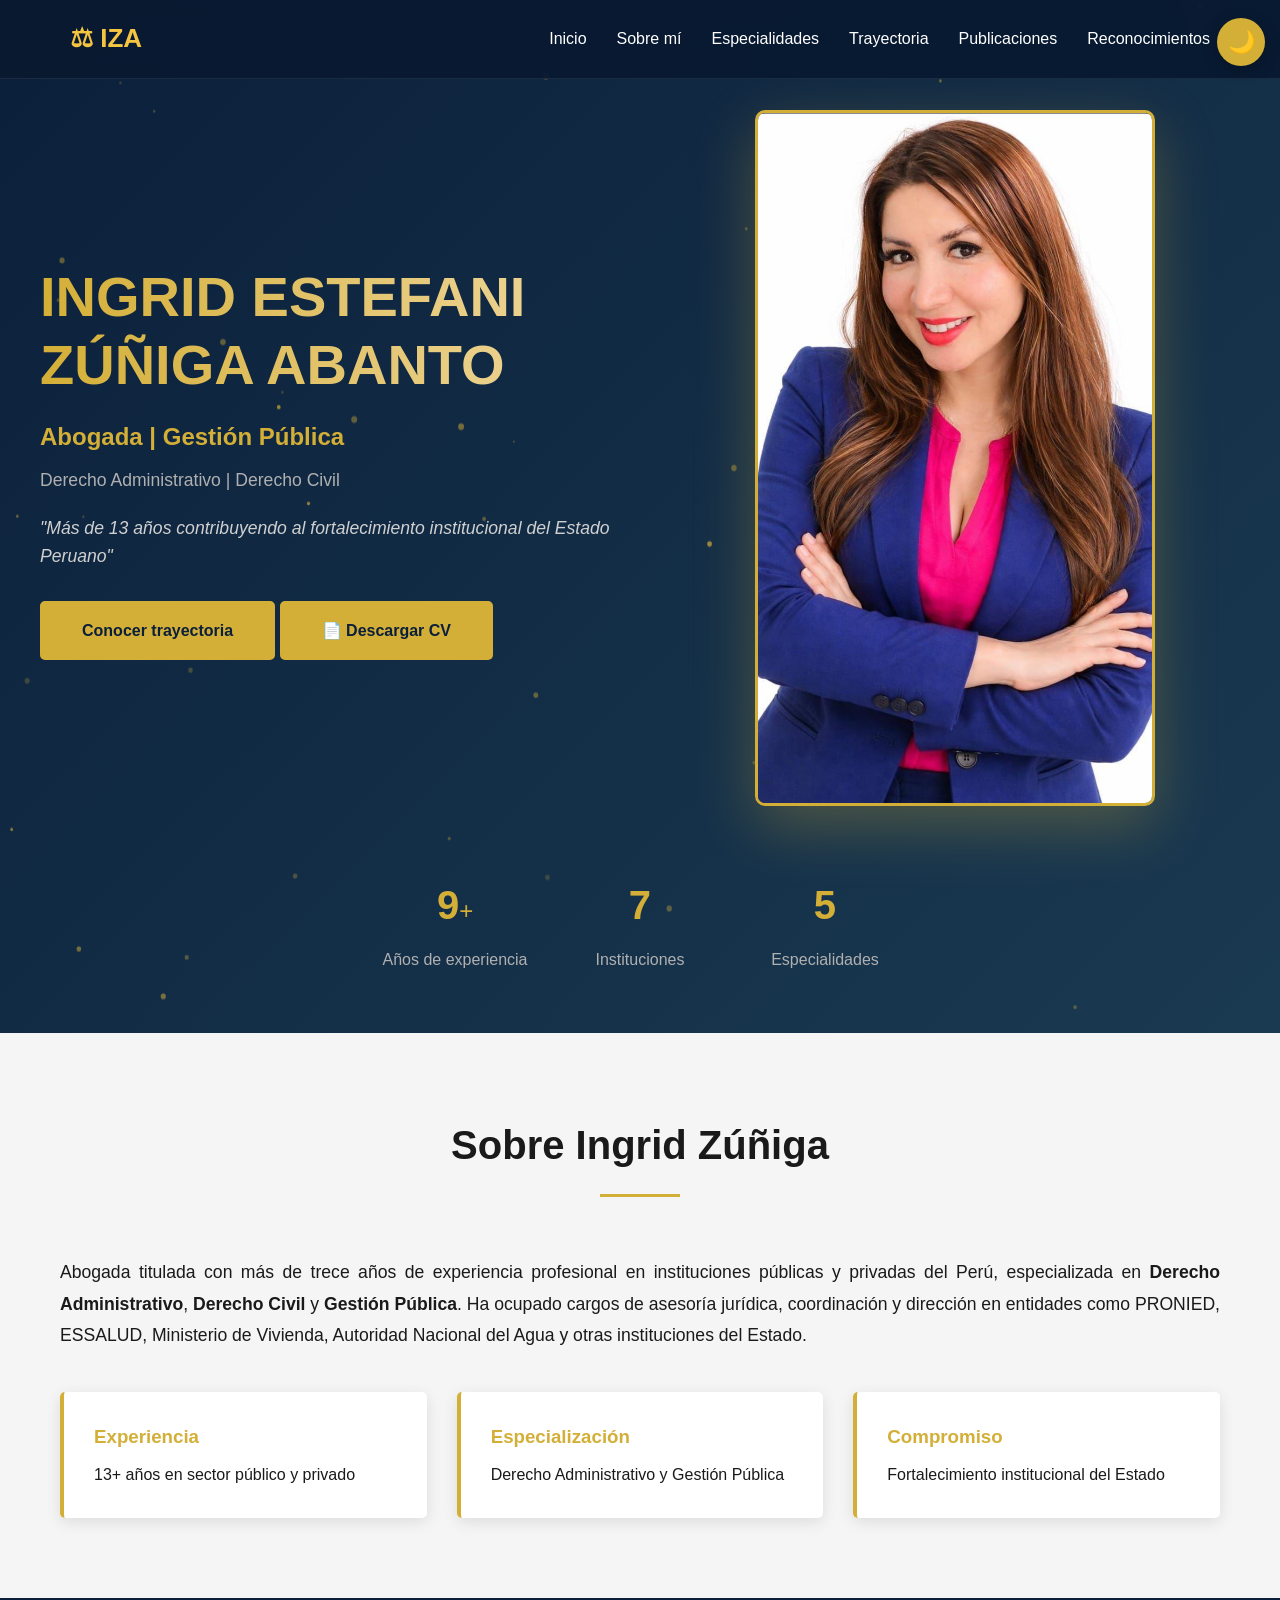
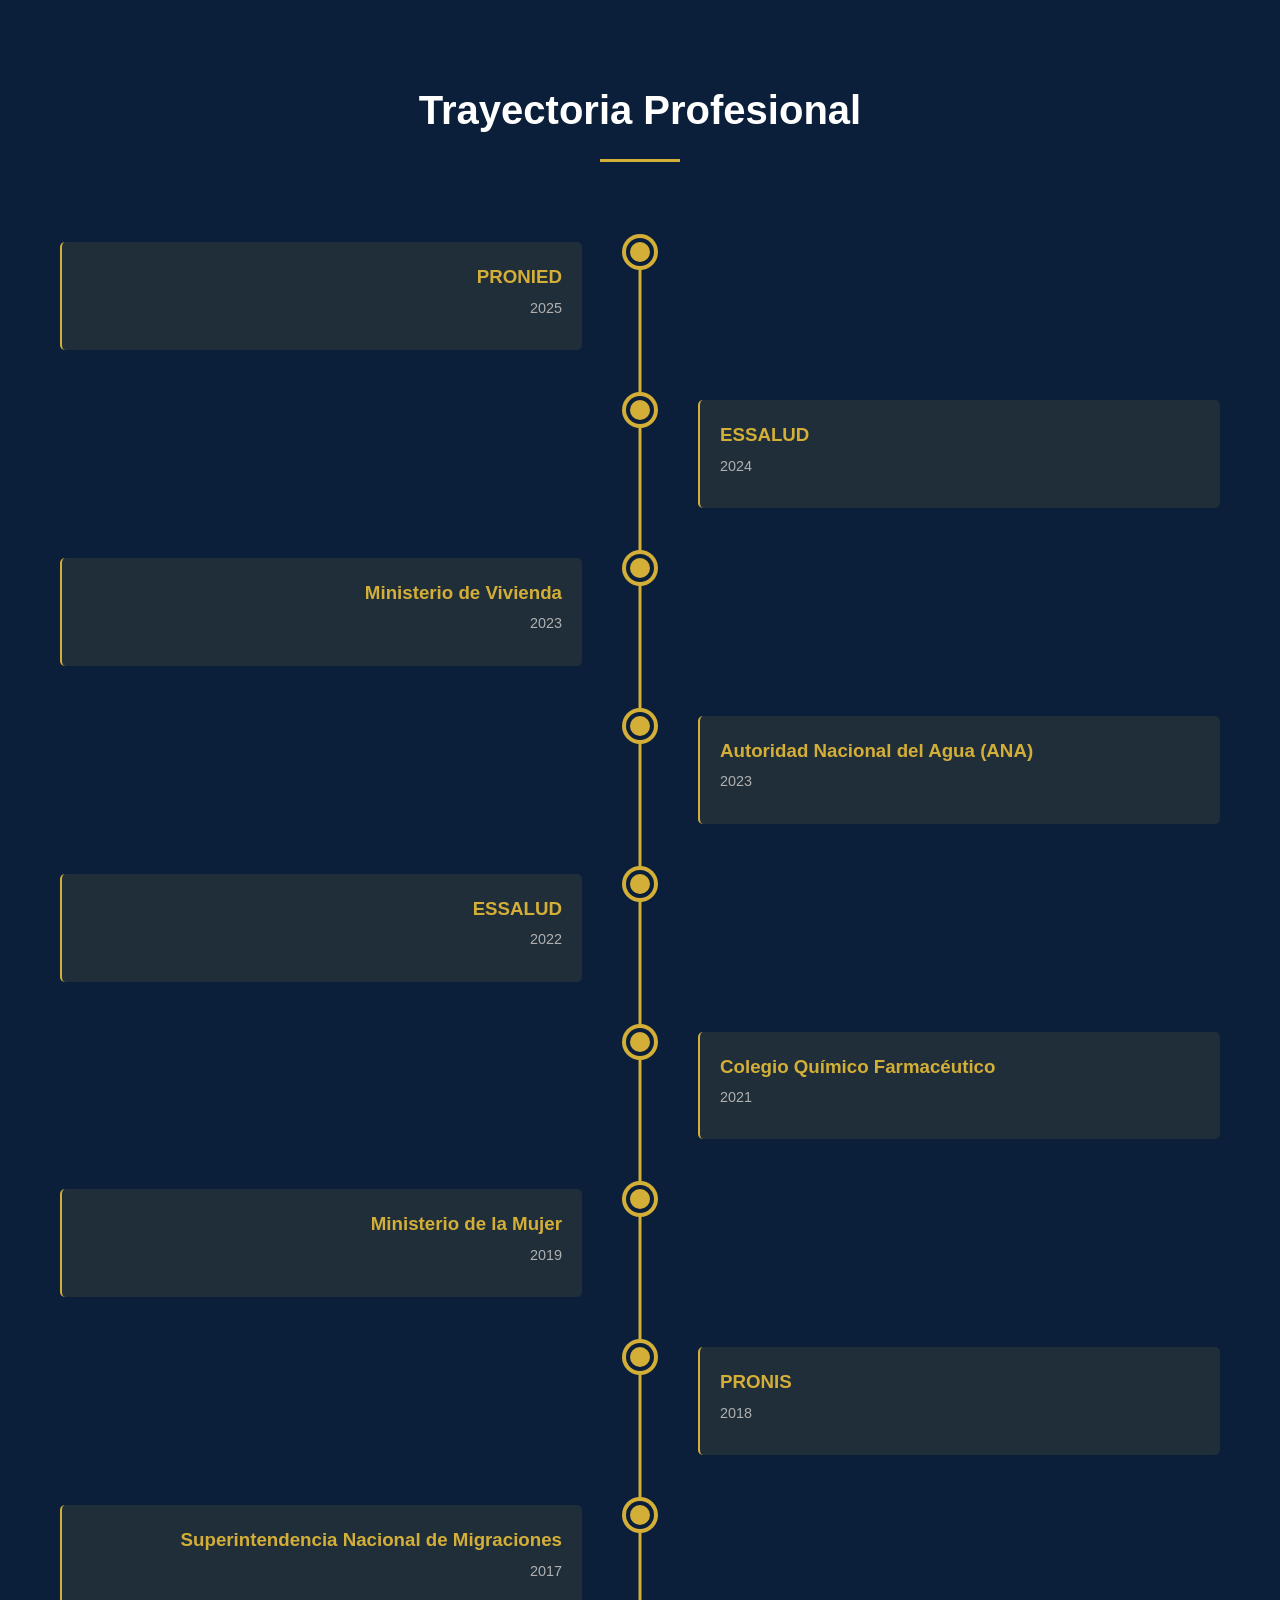
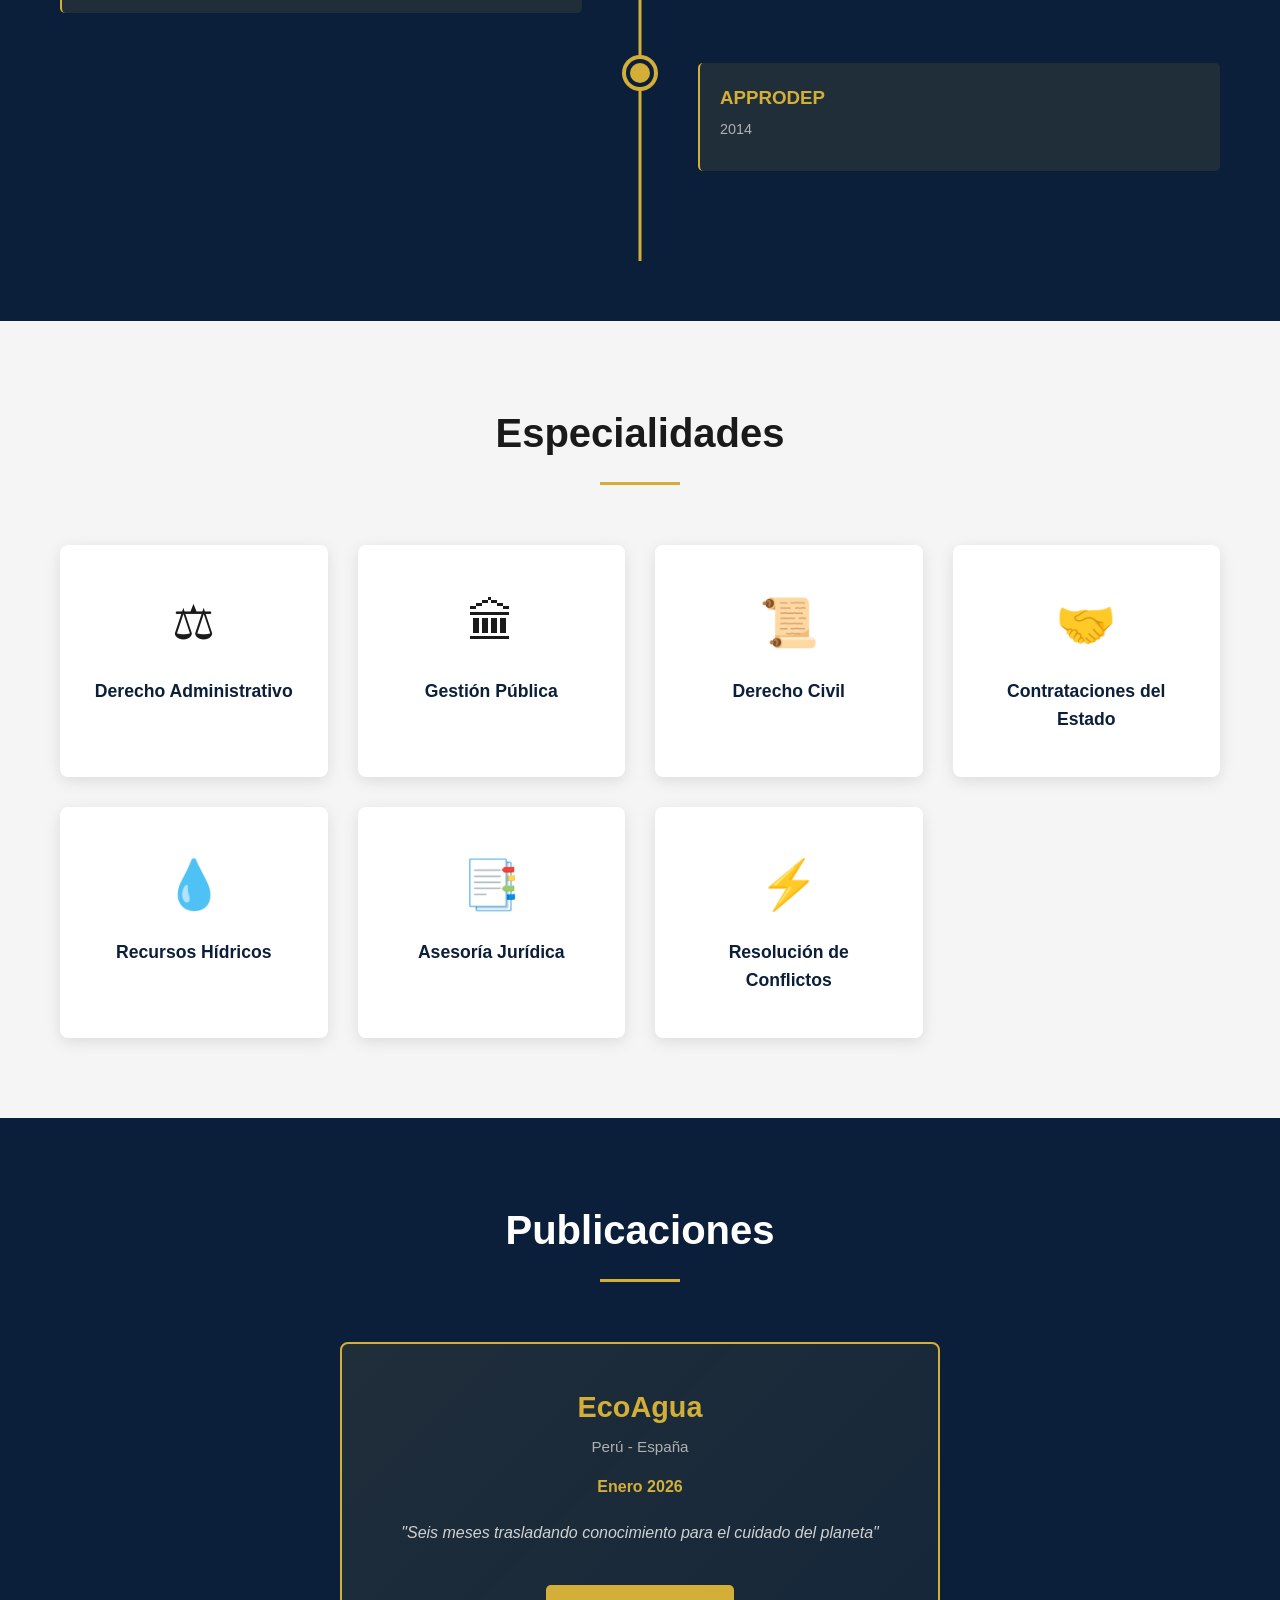
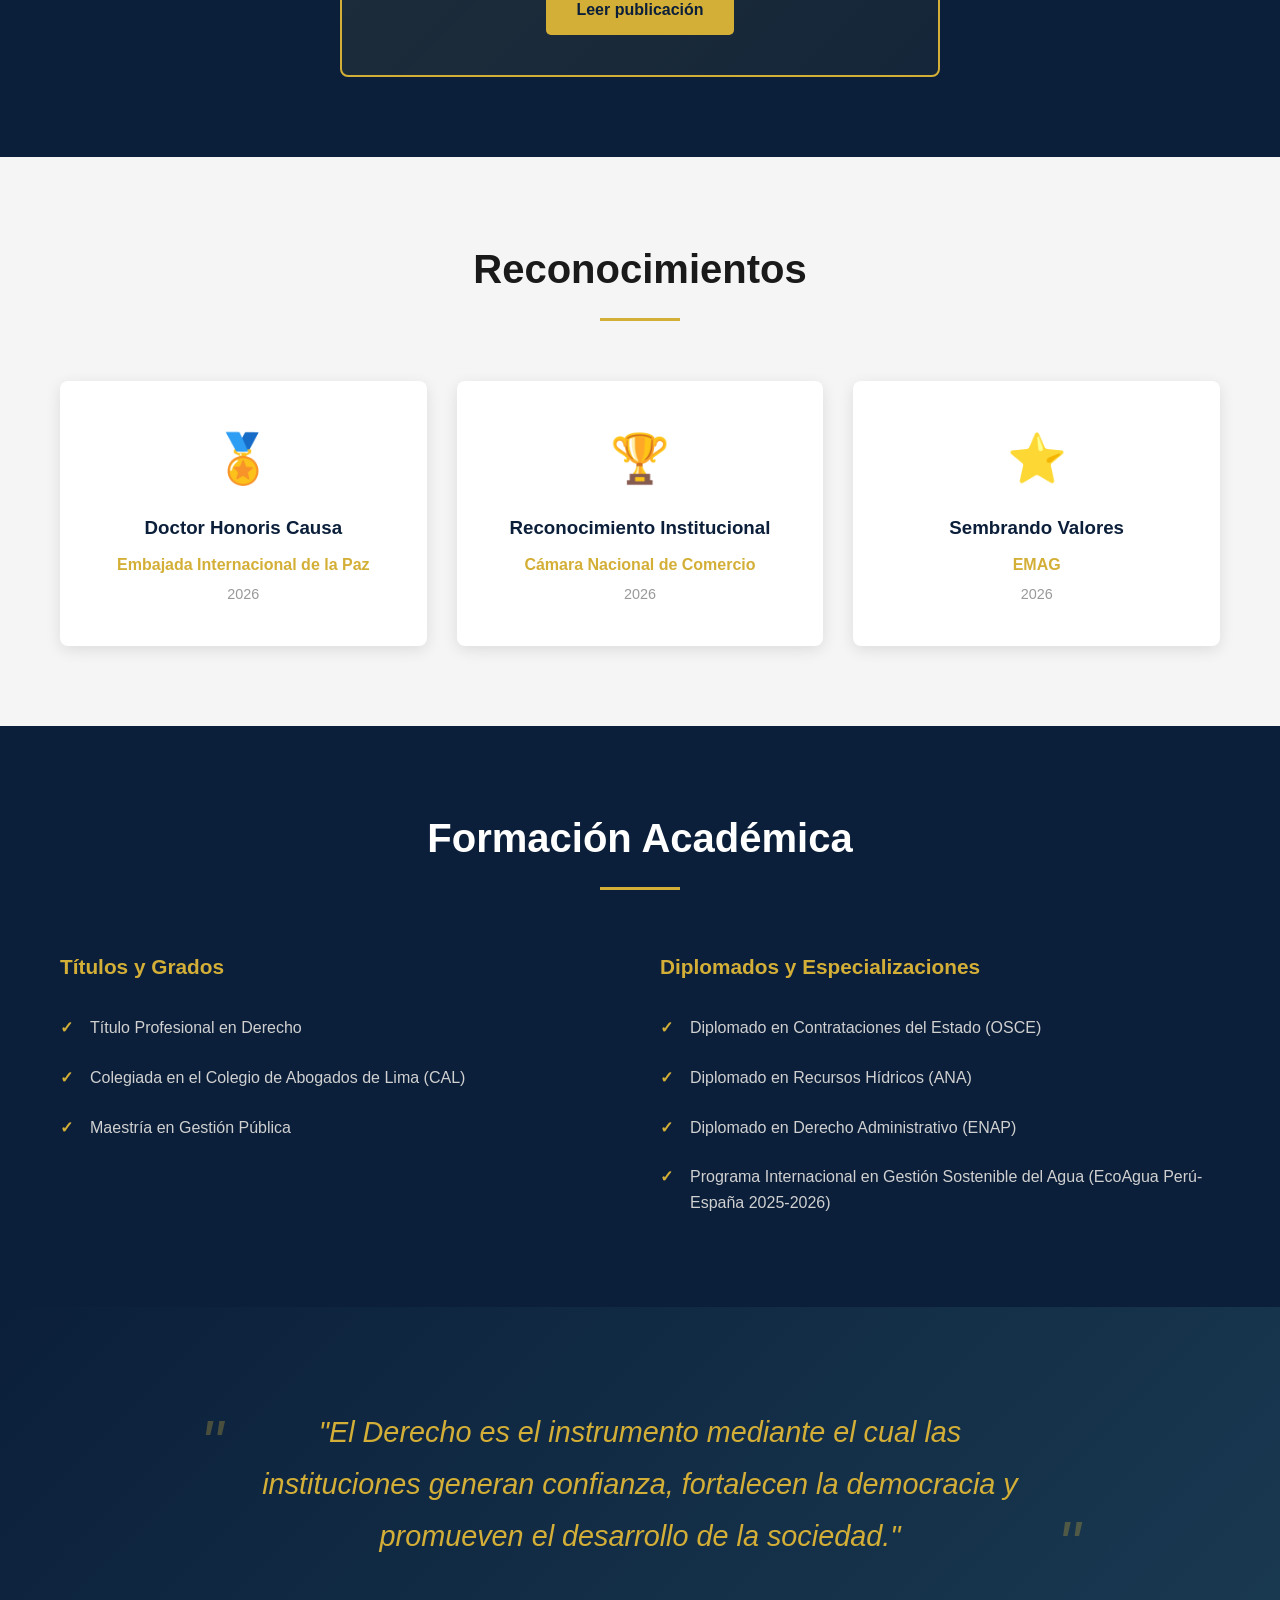
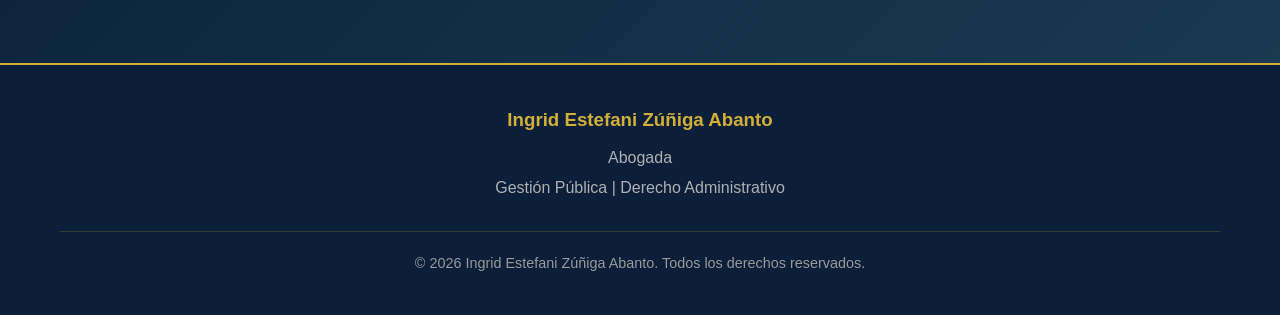
<file: index.html>
<!DOCTYPE html>
<html lang="es">
<head>
    <meta charset="UTF-8">
    <meta name="viewport" content="width=device-width, initial-scale=1.0">
    <meta name="description" content="Ingrid Estefani Zúñiga Abanto - Abogada especializada en Derecho Administrativo y Gestión Pública con más de 13 años de experiencia en instituciones públicas peruanas.">
    <meta name="keywords" content="abogada, derecho administrativo, gestión pública, Perú, asesoría jurídica">
    <meta name="author" content="Ingrid Estefani Zúñiga Abanto">
    <meta name="robots" content="index, follow">
    <link rel="canonical" href="https://ingrid-zuniga-web.pages.dev/">
    
    <!-- Open Graph para redes sociales -->
    <meta property="og:title" content="Ingrid Estefani Zúñiga Abanto - Abogada">
    <meta property="og:description" content="Abogada con 13+ años en Derecho Administrativo, Gestión Pública y Asesoría Jurídica">
    <meta property="og:type" content="website">
    <meta property="og:url" content="https://ingrid-zuniga-web.pages.dev/">
    <meta property="og:image" content="assets/img/ingrid.jpg">
    
    <!-- Twitter Card -->
    <meta name="twitter:card" content="summary_large_image">
    <meta name="twitter:title" content="Ingrid Estefani Zúñiga Abanto">
    <meta name="twitter:description" content="Abogada especializada en Derecho Administrativo y Gestión Pública">
    
    <!-- Schema.org JSON-LD -->
    <script type="application/ld+json">
    {
        "@context": "https://schema.org",
        "@type": "Person",
        "name": "Ingrid Estefani Zúñiga Abanto",
        "jobTitle": "Abogada",
        "url": "https://ingrid-zuniga-web.pages.dev/",
        "image": "assets/img/ingrid.jpg",
        "logo": "assets/img/logo.png",
        "sameAs": [],
        "knowsAbout": ["Derecho Administrativo", "Gestión Pública", "Derecho Civil", "Contrataciones del Estado", "Recursos Hídricos"]
    }
    </script>
    
    <title>Ingrid Estefani Zúñiga Abanto - Abogada | Derecho Administrativo</title>
    <link rel="stylesheet" href="css/style.css">
    <link rel="icon" type="image/x-icon" href="assets/img/logo.png">
</head>
<body>
    <!-- Botón Dark Mode -->
    <button id="darkModeToggle" class="dark-mode-toggle" aria-label="Cambiar modo oscuro">
        <span class="toggle-icon">🌙</span>
    </button>
    <nav class="navbar">
    <div class="nav-container">

        <div class="logo">
            ⚖ IZA
        </div>
        <div class="menu-toggle" id="menuToggle">
        ☰
        </div>

        <ul class="nav-menu">
            <li><a href="#hero">Inicio</a></li>
            <li><a href="#sobre">Sobre mí</a></li>
            <li><a href="#especialidades">Especialidades</a></li>
            <li><a href="#trayectoria">Trayectoria</a></li>
            <li><a href="#publicaciones">Publicaciones</a></li>
            <li><a href="#reconocimientos">Reconocimientos</a></li>
        </ul>

    </div>
</nav>

    <!-- HERO / PORTADA -->
    <section id="hero" class="hero">
        <div class="hero-content">
            <div class="hero-text">
                <h1 class="hero-title">
                    <span class="name-line">INGRID ESTEFANI</span>
                    <span class="name-line">ZÚÑIGA ABANTO</span>
                </h1>
                <p class="hero-subtitle">Abogada | Gestión Pública</p>
                <p class="hero-specialties">Derecho Administrativo | Derecho Civil</p>
                <p class="hero-tagline">"Más de 13 años contribuyendo al fortalecimiento institucional del Estado Peruano"</p>
                <div class="hero-buttons">

    <a href="#sobre" class="cta-button">
        Conocer trayectoria
    </a>

    <a href="assets/pdf/CV_Ingrid_Zuniga_Abanto_Profesional.pdf"
       class="cta-button secondary"
       download>

        📄 Descargar CV

    </a>

</div>
            </div>
            <div class="hero-image">
                <img src="assets/img/ingrid.jpg" alt="Ingrid Estefani Zúñiga Abanto" class="profile-photo">
            </div>
        </div>
        <div class="hero-stats">
            <div class="stat">
                <span class="stat-number" data-target="13">0</span><span class="stat-plus">+</span>
                <p class="stat-label">Años de experiencia</p>
            </div>
            <div class="stat">
                <span class="stat-number" data-target="10">0</span>
                <p class="stat-label">Instituciones</p>
            </div>
            <div class="stat">
                <span class="stat-number" data-target="7">0</span>
                <p class="stat-label">Especialidades</p>
            </div>
        </div>
        <canvas id="particleCanvas" class="particle-canvas"></canvas>
    </section>

    <!-- SOBRE INGRID -->
    <section id="sobre" class="sobre">
        <div class="container">
            <h2 class="section-title">Sobre Ingrid Zúñiga</h2>
            <div class="about-content">
                <p class="about-text">
                    Abogada titulada con más de trece años de experiencia profesional en instituciones públicas y privadas del Perú, especializada en <strong>Derecho Administrativo</strong>, <strong>Derecho Civil</strong> y <strong>Gestión Pública</strong>. Ha ocupado cargos de asesoría jurídica, coordinación y dirección en entidades como PRONIED, ESSALUD, Ministerio de Vivienda, Autoridad Nacional del Agua y otras instituciones del Estado.
                </p>
                <div class="about-highlights">
                    <div class="highlight-card">
                        <h3>Experiencia</h3>
                        <p>13+ años en sector público y privado</p>
                    </div>
                    <div class="highlight-card">
                        <h3>Especialización</h3>
                        <p>Derecho Administrativo y Gestión Pública</p>
                    </div>
                    <div class="highlight-card">
                        <h3>Compromiso</h3>
                        <p>Fortalecimiento institucional del Estado</p>
                    </div>
                </div>
            </div>
        </div>
    </section>

    <!-- TRAYECTORIA PROFESIONAL -->
    <section id="trayectoria" class="trayectoria">
        <div class="container">
            <h2 class="section-title">Trayectoria Profesional</h2>
            <div class="timeline">
                <div class="timeline-item" data-year="2025">
                    <div class="timeline-marker"></div>
                    <div class="timeline-content">
                        <h3>PRONIED</h3>
                        <p class="timeline-year">2025</p>
                        <div class="timeline-details">
                            <p>Asesoría jurídica en proyectos educativos nacionales</p>
                        </div>
                    </div>
                </div>

                <div class="timeline-item" data-year="2024">
                    <div class="timeline-marker"></div>
                    <div class="timeline-content">
                        <h3>ESSALUD</h3>
                        <p class="timeline-year">2024</p>
                        <div class="timeline-details">
                            <p>Coordinación de asuntos jurídicos y contrataciones</p>
                        </div>
                    </div>
                </div>

                <div class="timeline-item" data-year="2023">
                    <div class="timeline-marker"></div>
                    <div class="timeline-content">
                        <h3>Ministerio de Vivienda</h3>
                        <p class="timeline-year">2023</p>
                        <div class="timeline-details">
                            <p>Asesoría en políticas de vivienda y urbanismo</p>
                        </div>
                    </div>
                </div>

                <div class="timeline-item" data-year="2023">
                    <div class="timeline-marker"></div>
                    <div class="timeline-content">
                        <h3>Autoridad Nacional del Agua (ANA)</h3>
                        <p class="timeline-year">2023</p>
                        <div class="timeline-details">
                            <p>Especialista en derecho de recursos hídricos</p>
                        </div>
                    </div>
                </div>

                <div class="timeline-item" data-year="2022">
                    <div class="timeline-marker"></div>
                    <div class="timeline-content">
                        <h3>ESSALUD</h3>
                        <p class="timeline-year">2022</p>
                        <div class="timeline-details">
                            <p>Dirección de asuntos legales</p>
                        </div>
                    </div>
                </div>

                <div class="timeline-item" data-year="2021">
                    <div class="timeline-marker"></div>
                    <div class="timeline-content">
                        <h3>Colegio Químico Farmacéutico</h3>
                        <p class="timeline-year">2021</p>
                        <div class="timeline-details">
                            <p>Asesoría jurídica institucional</p>
                        </div>
                    </div>
                </div>

                <div class="timeline-item" data-year="2019">
                    <div class="timeline-marker"></div>
                    <div class="timeline-content">
                        <h3>Ministerio de la Mujer</h3>
                        <p class="timeline-year">2019</p>
                        <div class="timeline-details">
                            <p>Coordinadora de asuntos jurídicos</p>
                        </div>
                    </div>
                </div>

                <div class="timeline-item" data-year="2018">
                    <div class="timeline-marker"></div>
                    <div class="timeline-content">
                        <h3>PRONIS</h3>
                        <p class="timeline-year">2018</p>
                        <div class="timeline-details">
                            <p>Asesoría en proyectos de infraestructura</p>
                        </div>
                    </div>
                </div>

                <div class="timeline-item" data-year="2017">
                    <div class="timeline-marker"></div>
                    <div class="timeline-content">
                        <h3>Superintendencia Nacional de Migraciones</h3>
                        <p class="timeline-year">2017</p>
                        <div class="timeline-details">
                            <p>Especialista en derecho migratorio</p>
                        </div>
                    </div>
                </div>

                <div class="timeline-item" data-year="2014">
                    <div class="timeline-marker"></div>
                    <div class="timeline-content">
                        <h3>APPRODEP</h3>
                        <p class="timeline-year">2014</p>
                        <div class="timeline-details">
                            <p>Inicio de carrera profesional</p>
                        </div>
                    </div>
                </div>
            </div>
        </div>
    </section>

    <!-- ESPECIALIDADES -->
    <section id="especialidades" class="especialidades">
        <div class="container">
            <h2 class="section-title">Especialidades</h2>
            <div class="especialidades-grid">
                <div class="especialidad-card">
                    <span class="especialidad-icon">⚖</span>
                    <h3>Derecho Administrativo</h3>
                </div>
                <div class="especialidad-card">
                    <span class="especialidad-icon">🏛</span>
                    <h3>Gestión Pública</h3>
                </div>
                <div class="especialidad-card">
                    <span class="especialidad-icon">📜</span>
                    <h3>Derecho Civil</h3>
                </div>
                <div class="especialidad-card">
                    <span class="especialidad-icon">🤝</span>
                    <h3>Contrataciones del Estado</h3>
                </div>
                <div class="especialidad-card">
                    <span class="especialidad-icon">💧</span>
                    <h3>Recursos Hídricos</h3>
                </div>
                <div class="especialidad-card">
                    <span class="especialidad-icon">📑</span>
                    <h3>Asesoría Jurídica</h3>
                </div>
                <div class="especialidad-card">
                    <span class="especialidad-icon">⚡</span>
                    <h3>Resolución de Conflictos</h3>
                </div>
            </div>
        </div>
    </section>

    <!-- PUBLICACIONES -->
    <section id="publicaciones" class="publicaciones">
        <div class="container">
            <h2 class="section-title">Publicaciones</h2>
            <div class="publicacion-card">
                <div class="publicacion-header">
                    <h3>EcoAgua</h3>
                    <p class="publicacion-subtitle">Perú - España</p>
                </div>
                <p class="publicacion-date">Enero 2026</p>
                <p class="publicacion-description">"Seis meses trasladando conocimiento para el cuidado del planeta"</p>
                <a href="assets/pdf/ecoagua.pdf" class="publicacion-link" target="_blank">Leer publicación</a>
            </div>
        </div>
    </section>

    <!-- RECONOCIMIENTOS -->
    <section id="reconocimientos" class="reconocimientos">
        <div class="container">
            <h2 class="section-title">Reconocimientos</h2>
            <div class="reconocimientos-grid">
                <a href="assets/pdf/doctorado.pdf"
   target="_blank"
   class="reconocimiento-card"
   style="text-decoration:none; color:inherit; display:block;">

    <div class="reconocimiento-icon">🏅</div>

    <h3>Doctor Honoris Causa</h3>

    <p class="reconocimiento-institucion">
        Embajada Internacional de la Paz
    </p>

    <p class="reconocimiento-year">
        2026
    </p>

</a>
                <div class="reconocimiento-card">
                    <div class="reconocimiento-icon">🏆</div>
                    <h3>Reconocimiento Institucional</h3>
                    <p class="reconocimiento-institucion">Cámara Nacional de Comercio</p>
                    <p class="reconocimiento-year">2026</p>
                </div>
                <div class="reconocimiento-card">
                    <div class="reconocimiento-icon">⭐</div>
                    <h3>Sembrando Valores</h3>
                    <p class="reconocimiento-institucion">EMAG</p>
                    <p class="reconocimiento-year">2026</p>
                </div>
            </div>
        </div>
    </section>

    <!-- FORMACIÓN ACADÉMICA -->
    <section id="formacion" class="formacion">
        <div class="container">
            <h2 class="section-title">Formación Académica</h2>
            <div class="formacion-grid">
                <div class="formacion-column">
                    <h3>Títulos y Grados</h3>
                    <ul class="formacion-list">
                        <li>Título Profesional en Derecho</li>
                        <li>Colegiada en el Colegio de Abogados de Lima (CAL)</li>
                        <li>Maestría en Gestión Pública</li>
                    </ul>
                </div>
                <div class="formacion-column">
                    <h3>Diplomados y Especializaciones</h3>
                    <ul class="formacion-list">
                        <li>Diplomado en Contrataciones del Estado (OSCE)</li>
                        <li>Diplomado en Recursos Hídricos (ANA)</li>
                        <li>Diplomado en Derecho Administrativo (ENAP)</li>
                        <li>Programa Internacional en Gestión Sostenible del Agua (EcoAgua Perú-España 2025-2026)</li>
                    </ul>
                </div>
            </div>
        </div>
    </section>

    <!-- FRASE FINAL -->
    <section id="frase-final" class="frase-final">
        <div class="container">
            <blockquote class="frase-quote">
                <p>"El Derecho es el instrumento mediante el cual las instituciones generan confianza, fortalecen la democracia y promueven el desarrollo de la sociedad."</p>
            </blockquote>
        </div>
    </section>

    <!-- FOOTER -->
    <footer class="footer">
        <div class="container">
            <div class="footer-content">
                <h3>Ingrid Estefani Zúñiga Abanto</h3>
                <p>Abogada</p>
                <p>Gestión Pública | Derecho Administrativo</p>
            </div>
            <div class="footer-copyright">
                <p>&copy; 2026 Ingrid Estefani Zúñiga Abanto. Todos los derechos reservados.</p>
            </div>
        </div>
    </footer>

    <script src="js/script.js"></script>
</body>
</html>
</file>
<file: css/style.css>
/* ============================================
   VARIABLES Y ESTILOS GLOBALES
   ============================================ */

:root {
    --primary-dark: #0B1F3A;
    --primary-light: #F5F5F5;
    --accent-gold: #D4AF37;
    --text-dark: #1a1a1a;
    --text-light: #ffffff;
    --border-color: #e0e0e0;
    --transition: all 0.3s ease;
}

* {
    margin: 0;
    padding: 0;
    box-sizing: border-box;
}

html {
    scroll-behavior: smooth;
}

body {
    font-family: 'Segoe UI', Tahoma, Geneva, Verdana, sans-serif;
    background-color: var(--text-light);
    color: var(--text-dark);
    line-height: 1.6;
    transition: var(--transition);
}

body.dark-mode {
    background-color: var(--primary-dark);
    color: var(--text-light);
}

.container {
    max-width: 1200px;
    margin: 0 auto;
    padding: 0 20px;
}

/* ============================================
   DARK MODE TOGGLE
   ============================================ */

.dark-mode-toggle{
    position:fixed;
    top:18px;
    right:15px;
    width:48px;
    height:48px;
    border-radius:50%;
    background:var(--accent-gold);
    border:none;
    cursor:pointer;
    font-size:22px;
    display:flex;
    align-items:center;
    justify-content:center;
    z-index:1100;
    box-shadow:0 4px 15px rgba(0,0,0,.25);
    transition:var(--transition);
}

.dark-mode-toggle:hover {
    transform: scale(1.1);
    box-shadow: 0 6px 20px rgba(212, 175, 55, 0.4);
}

/* ============================================
   HERO / PORTADA
   ============================================ */

.hero {
    position: relative;
    min-height: 100vh;
    background: linear-gradient(135deg, var(--primary-dark) 0%, #1a3a52 100%);
    color: var(--text-light);
    display: flex;
    flex-direction: column;
    justify-content: center;
    align-items: center;
    padding: 60px 20px;
    overflow: hidden;
}

.hero-content {
    display: grid;
    grid-template-columns: 1fr 1fr;
    gap: 60px;
    align-items: center;
    max-width: 1200px;
    width: 100%;
    z-index: 10;
}

.hero-text {
    animation: slideInLeft 0.8s ease-out;
}

.hero-title {
    font-size: 3.5rem;
    font-weight: 700;
    margin-bottom: 20px;
    line-height: 1.2;
}

.name-line {
    display: block;
    background: linear-gradient(90deg, var(--accent-gold), #f0d89f);
    -webkit-background-clip: text;
    -webkit-text-fill-color: transparent;
    background-clip: text;
}

.hero-subtitle {
    font-size: 1.5rem;
    color: var(--accent-gold);
    margin-bottom: 10px;
    font-weight: 600;
}

.hero-specialties {
    font-size: 1.1rem;
    color: #b0b0b0;
    margin-bottom: 20px;
}

.hero-tagline {
    font-size: 1.1rem;
    font-style: italic;
    color: #d0d0d0;
    margin-bottom: 30px;
    line-height: 1.6;
}

.cta-button {
    display: inline-block;
    padding: 15px 40px;
    background-color: var(--accent-gold);
    color: var(--primary-dark);
    text-decoration: none;
    border-radius: 5px;
    font-weight: 600;
    transition: var(--transition);
    border: 2px solid var(--accent-gold);
    cursor: pointer;
    width: fit-content;
}

.cta-button:hover {
    background-color: transparent;
    color: var(--accent-gold);
    transform: translateX(5px);
}

.hero-image {
    animation: slideInRight 0.8s ease-out;
    text-align: center;
}

.profile-photo {
    width: 100%;
    max-width: 400px;
    border-radius: 10px;
    box-shadow: 0 20px 60px rgba(212, 175, 55, 0.3);
    border: 3px solid var(--accent-gold);
}

.hero-stats {
    display: grid;
    grid-template-columns: repeat(3, 1fr);
    gap: 40px;
    margin-top: 60px;
    text-align: center;
    z-index: 10;
}

.stat {
    animation: fadeInUp 0.8s ease-out 0.3s both;
}

.stat-number {
    font-size: 2.5rem;
    font-weight: 700;
    color: var(--accent-gold);
}

.stat-plus {
    font-size: 1.5rem;
    color: var(--accent-gold);
}

.stat-label {
    color: #b0b0b0;
    margin-top: 10px;
}

.particle-canvas {
    position: absolute;
    top: 0;
    left: 0;
    width: 100%;
    height: 100%;
    z-index: 1;
}

/* ============================================
   SECCIONES GENERALES
   ============================================ */

section {
    padding: 80px 20px;
}

.section-title {
    font-size: 2.5rem;
    font-weight: 700;
    text-align: center;
    margin-bottom: 60px;
    position: relative;
    padding-bottom: 20px;
}

.section-title::after {
    content: '';
    position: absolute;
    bottom: 0;
    left: 50%;
    transform: translateX(-50%);
    width: 80px;
    height: 3px;
    background-color: var(--accent-gold);
}

body.dark-mode .section-title {
    color: var(--text-light);
}

/* ============================================
   SOBRE INGRID
   ============================================ */

#sobre {
    background-color: var(--primary-light);
}

body.dark-mode #sobre {
    background-color: #1a2a3a;
}

.about-text {
    font-size: 1.1rem;
    line-height: 1.8;
    margin-bottom: 40px;
    text-align: justify;
}

.about-highlights {
    display: grid;
    grid-template-columns: repeat(3, 1fr);
    gap: 30px;
}

.highlight-card {
    padding: 30px;
    background-color: var(--text-light);
    border-left: 4px solid var(--accent-gold);
    border-radius: 5px;
    box-shadow: 0 4px 15px rgba(0, 0, 0, 0.1);
    transition: var(--transition);
}

body.dark-mode .highlight-card {
    background-color: var(--primary-dark);
    box-shadow: 0 4px 15px rgba(212, 175, 55, 0.1);
}

.highlight-card:hover {
    transform: translateY(-5px);
    box-shadow: 0 8px 25px rgba(212, 175, 55, 0.2);
}

.highlight-card h3 {
    color: var(--accent-gold);
    margin-bottom: 10px;
}

/* ============================================
   TRAYECTORIA PROFESIONAL
   ============================================ */

#trayectoria {
    background-color: var(--primary-dark);
    color: var(--text-light);
}

.timeline {
    position: relative;
    padding: 20px 0;
}

.timeline::before {
    content: '';
    position: absolute;
    left: 50%;
    transform: translateX(-50%);
    width: 3px;
    height: 100%;
    background-color: var(--accent-gold);
}

.timeline-item {
    margin-bottom: 50px;
    position: relative;
}

.timeline-item:nth-child(odd) .timeline-content {
    margin-left: 0;
    margin-right: auto;
    width: 45%;
    text-align: right;
}

.timeline-item:nth-child(even) .timeline-content {
    margin-left: auto;
    margin-right: 0;
    width: 45%;
    text-align: left;
}

.timeline-marker {
    position: absolute;
    left: 50%;
    transform: translateX(-50%);
    width: 20px;
    height: 20px;
    background-color: var(--accent-gold);
    border-radius: 50%;
    top: 0;
    z-index: 10;
    box-shadow: 0 0 0 4px var(--primary-dark), 0 0 0 8px var(--accent-gold);
}

.timeline-content {
    padding: 20px;
    background-color: rgba(212, 175, 55, 0.1);
    border-radius: 5px;
    border-left: 2px solid var(--accent-gold);
    cursor: pointer;
    transition: var(--transition);
}

.timeline-content:hover {
    background-color: rgba(212, 175, 55, 0.2);
    transform: scale(1.02);
}

.timeline-content h3 {
    color: var(--accent-gold);
    margin-bottom: 5px;
}

.timeline-year {
    font-size: 0.9rem;
    color: #b0b0b0;
    margin-bottom: 10px;
}

.timeline-details {
    max-height: 0;
    overflow: hidden;
    transition: max-height 0.3s ease;
}

.timeline-details.active {
    max-height: 200px;
}

.timeline-details p {
    color: #d0d0d0;
    font-size: 0.95rem;
}

/* ============================================
   ESPECIALIDADES
   ============================================ */

#especialidades {
    background-color: var(--primary-light);
}

body.dark-mode #especialidades {
    background-color: #1a2a3a;
}

.especialidades-grid {
    display: grid;
    grid-template-columns: repeat(auto-fit, minmax(250px, 1fr));
    gap: 30px;
}

.especialidad-card {
    padding: 40px 30px;
    background-color: var(--text-light);
    border-radius: 8px;
    text-align: center;
    transition: var(--transition);
    box-shadow: 0 4px 15px rgba(0, 0, 0, 0.1);
    border-bottom: 3px solid transparent;
}

body.dark-mode .especialidad-card {
    background-color: var(--primary-dark);
    box-shadow: 0 4px 15px rgba(212, 175, 55, 0.1);
}

.especialidad-card:hover {
    border-bottom-color: var(--accent-gold);
    transform: translateY(-10px);
}

.especialidad-icon {
    font-size: 3rem;
    display: block;
    margin-bottom: 15px;
}

.especialidad-card h3 {
    color: var(--primary-dark);
    font-size: 1.1rem;
}

body.dark-mode .especialidad-card h3 {
    color: var(--accent-gold);
}

/* ============================================
   PUBLICACIONES
   ============================================ */

#publicaciones {
    background-color: var(--primary-dark);
    color: var(--text-light);
}

.publicacion-card {
    max-width: 600px;
    margin: 0 auto;
    padding: 40px;
    background: linear-gradient(135deg, rgba(212, 175, 55, 0.1), rgba(212, 175, 55, 0.05));
    border: 2px solid var(--accent-gold);
    border-radius: 8px;
    text-align: center;
}

.publicacion-header h3 {
    font-size: 1.8rem;
    color: var(--accent-gold);
    margin-bottom: 5px;
}

.publicacion-subtitle {
    color: #b0b0b0;
    font-size: 0.95rem;
}

.publicacion-date {
    color: var(--accent-gold);
    font-weight: 600;
    margin: 15px 0;
}

.publicacion-description {
    font-style: italic;
    color: #d0d0d0;
    margin: 20px 0;
    line-height: 1.6;
}

.publicacion-link {
    display: inline-block;
    padding: 12px 30px;
    background-color: var(--accent-gold);
    color: var(--primary-dark);
    text-decoration: none;
    border-radius: 5px;
    font-weight: 600;
    transition: var(--transition);
    margin-top: 20px;
}

.publicacion-link:hover {
    background-color: transparent;
    color: var(--accent-gold);
    border: 2px solid var(--accent-gold);
}

/* ============================================
   RECONOCIMIENTOS
   ============================================ */

#reconocimientos {
    background-color: var(--primary-light);
}

body.dark-mode #reconocimientos {
    background-color: #1a2a3a;
}

.reconocimientos-grid {
    display: grid;
    grid-template-columns: repeat(auto-fit, minmax(280px, 1fr));
    gap: 30px;
}

.reconocimiento-card {
    padding: 40px;
    background-color: var(--text-light);
    border-radius: 8px;
    text-align: center;
    box-shadow: 0 4px 15px rgba(0, 0, 0, 0.1);
    transition: var(--transition);
}

body.dark-mode .reconocimiento-card {
    background-color: var(--primary-dark);
    box-shadow: 0 4px 15px rgba(212, 175, 55, 0.1);
}

.reconocimiento-card:hover {
    transform: translateY(-10px);
    box-shadow: 0 8px 25px rgba(212, 175, 55, 0.2);
}

.reconocimiento-icon {
    font-size: 3rem;
    margin-bottom: 15px;
}

.reconocimiento-card h3 {
    color: var(--primary-dark);
    margin-bottom: 10px;
}

body.dark-mode .reconocimiento-card h3 {
    color: var(--accent-gold);
}

.reconocimiento-institucion {
    color: var(--accent-gold);
    font-weight: 600;
    margin-bottom: 5px;
}

.reconocimiento-year {
    color: #999;
    font-size: 0.9rem;
}

/* ============================================
   FORMACIÓN ACADÉMICA
   ============================================ */

#formacion {
    background-color: var(--primary-dark);
    color: var(--text-light);
}

.formacion-grid {
    display: grid;
    grid-template-columns: repeat(auto-fit, minmax(300px, 1fr));
    gap: 40px;
}

.formacion-column h3 {
    color: var(--accent-gold);
    margin-bottom: 20px;
    font-size: 1.3rem;
}

.formacion-list {
    list-style: none;
}

.formacion-list li {
    padding: 12px 0;
    padding-left: 30px;
    position: relative;
    color: #d0d0d0;
    line-height: 1.6;
}

.formacion-list li::before {
    content: '✓';
    position: absolute;
    left: 0;
    color: var(--accent-gold);
    font-weight: bold;
}

/* ============================================
   FRASE FINAL
   ============================================ */

#frase-final {
    background: linear-gradient(135deg, var(--primary-dark) 0%, #1a3a52 100%);
    color: var(--text-light);
    text-align: center;
    padding: 100px 20px;
}

.frase-quote {
    font-size: 1.8rem;
    font-style: italic;
    line-height: 1.8;
    color: var(--accent-gold);
    max-width: 800px;
    margin: 0 auto;
    position: relative;
}

.frase-quote::before,
.frase-quote::after {
    content: '"';
    font-size: 4rem;
    color: rgba(212, 175, 55, 0.3);
    position: absolute;
}

.frase-quote::before {
    top: -20px;
    left: -40px;
}

.frase-quote::after {
    bottom: -40px;
    right: -40px;
}

/* ============================================
   FOOTER
   ============================================ */

.footer {
    background-color: var(--primary-dark);
    color: var(--text-light);
    padding: 40px 20px;
    text-align: center;
    border-top: 2px solid var(--accent-gold);
}

.footer-content h3 {
    color: var(--accent-gold);
    margin-bottom: 10px;
}

.footer-content p {
    color: #b0b0b0;
    margin: 5px 0;
}

.footer-copyright {
    margin-top: 30px;
    padding-top: 20px;
    border-top: 1px solid rgba(212, 175, 55, 0.2);
    color: #999;
    font-size: 0.9rem;
}

/* ============================================
   ANIMACIONES
   ============================================ */

@keyframes slideInLeft {
    from {
        opacity: 0;
        transform: translateX(-50px);
    }
    to {
        opacity: 1;
        transform: translateX(0);
    }
}

@keyframes slideInRight {
    from {
        opacity: 0;
        transform: translateX(50px);
    }
    to {
        opacity: 1;
        transform: translateX(0);
    }
}

@keyframes fadeInUp {
    from {
        opacity: 0;
        transform: translateY(30px);
    }
    to {
        opacity: 1;
        transform: translateY(0);
    }
}

@keyframes fadeIn {
    from {
        opacity: 0;
    }
    to {
        opacity: 1;
    }
}

.fade-in {
    animation: fadeIn 0.6s ease-out;
}

/* ============================================
   RESPONSIVE DESIGN
   ============================================ */

@media (max-width: 768px) {
    .hero-content {
        grid-template-columns: 1fr;
        gap: 30px;
    }

    .hero-title {
        font-size: 2rem;
    }

    .hero-stats {
        grid-template-columns: 1fr;
        gap: 20px;
    }

    .about-highlights {
        grid-template-columns: 1fr;
    }

    .timeline::before {
        left: 20px;
    }

    .timeline-item:nth-child(odd) .timeline-content,
    .timeline-item:nth-child(even) .timeline-content {
        width: calc(100% - 60px);
        margin-left: 60px;
        text-align: left;
    }

    .timeline-marker {
        left: 20px;
    }

    .especialidades-grid {
        grid-template-columns: 1fr;
    }

    .formacion-grid {
        grid-template-columns: 1fr;
    }

    .frase-quote {
        font-size: 1.3rem;
    }

    section {
        padding: 50px 20px;
    }

    .section-title {
        font-size: 1.8rem;
    }
}

@media (max-width: 480px) {
    .hero-title {
        font-size: 1.5rem;
    }

    .hero-subtitle {
        font-size: 1rem;
    }

    .hero-tagline {
        font-size: 0.95rem;
    }

    .dark-mode-toggle {
        width: 45px;
        height: 45px;
        font-size: 20px;
    }

    .profile-photo {
        max-width: 300px;
    }

    .stat-number {
        font-size: 2rem;
    }

    .about-text {
        text-align: left;
    }

    .publicacion-card {
        padding: 20px;
    }

    .frase-quote {
        font-size: 1.1rem;
    }

    .frase-quote::before,
    .frase-quote::after {
        font-size: 2rem;
    }
}
/* ==========================
   NAVBAR
========================== */

.navbar{
    position: fixed;
    top: 0;
    left: 0;
    width: 100%;
    z-index: 999;
    background: rgba(8,25,48,.90);
    backdrop-filter: blur(12px);
    border-bottom: 1px solid rgba(255,255,255,.08);
}

.nav-container{
    max-width: 1200px;
    margin: auto;
    display: flex;
    justify-content: space-between;
    align-items: center;
    padding: 18px 30px;
}

.logo{
    color:#f5c542;
    font-size:26px;
    font-weight:700;
}

.nav-menu{
    list-style:none;
    display:flex;
    gap:30px;
    margin:0;
    padding:0;
}

.nav-menu li{
    margin:0;
}

.nav-menu a{
    color:white;
    text-decoration:none;
    font-weight:500;
    transition:.3s;
}

.nav-menu a:hover{
    color:#f5c542;
}

.hero{
    padding-top:110px;
}
/*=========================================
RESPONSIVE PREMIUM
=========================================*/

.menu-toggle{
    display:none;
    font-size:32px;
    color:#fff;
    cursor:pointer;
}
/* Tablets */

@media (max-width:992px){

.hero-content{
    grid-template-columns:1fr;
    text-align:center;
    gap:40px;
}

.hero-image{
    order:-1;
}

.hero-title{
    font-size:48px;
}

.hero-subtitle{
    font-size:30px;
}

.profile-photo{
    max-width:350px;
}

.hero-buttons{
    display:flex;
    justify-content:center;
    gap:15px;
    flex-wrap:wrap;
}

.nav-menu{
    gap:18px;
}

}
/* CELULARES */

@media (max-width:768px){

.nav-container{
    padding:15px 20px;
}

.logo{
    font-size:30px;
}

.menu-toggle{
    display:block;
}

.nav-menu{
    position:absolute;
    top:82px;
    left:0;
    width:100%;
    background:#0B1F3A;
    display:none;
    flex-direction:column;
    padding:25px 0;
    gap:20px;
    text-align:center;
    box-shadow:0 15px 40px rgba(0,0,0,.35);
}

.nav-menu.active{
    display:flex;
}

.hero{
    padding-top:140px;
}

.hero-content{
    display:flex;
    flex-direction:column-reverse;
    text-align:center;
}

.hero-title{
    font-size:40px;
    line-height:1.15;
}

.hero-subtitle{
    font-size:20px;
}

.hero-specialties{
    font-size:18px;
}

.hero-tagline{
    font-size:18px;
}

.profile-photo{
    width:90%;
    max-width:330px;
}

.hero-buttons{
    display:flex;
    flex-direction:column;
    gap:15px;
    align-items:center;
}

.cta-button{
    width:90%;
    max-width:320px;
}

.hero-stats{
    grid-template-columns:1fr;
}

.about-highlights{
    grid-template-columns:1fr;
}

.especialidades-grid{
    grid-template-columns:1fr;
}

.reconocimientos-grid{
    grid-template-columns:1fr;
}

.formacion-grid{
    grid-template-columns:1fr;
}

.timeline::before{
    left:18px;
}

.timeline-marker{
    left:18px;
}

.timeline-content{
    margin-left:55px !important;
    width:calc(100% - 60px) !important;
    text-align:left !important;
}

section{
    padding:60px 20px;
}

.section-title{
    font-size:34px;
}
.dark-mode-toggle{
    top:16px;
    right:18px;
    width:45px;
    height:45px;
    font-size:20px;
}

.menu-toggle{
    position:absolute;
    top:18px;
    right:75px;
    display:block;
    font-size:32px;
    color:#fff;
    cursor:pointer;
    z-index:1200;
}
}
</file>
